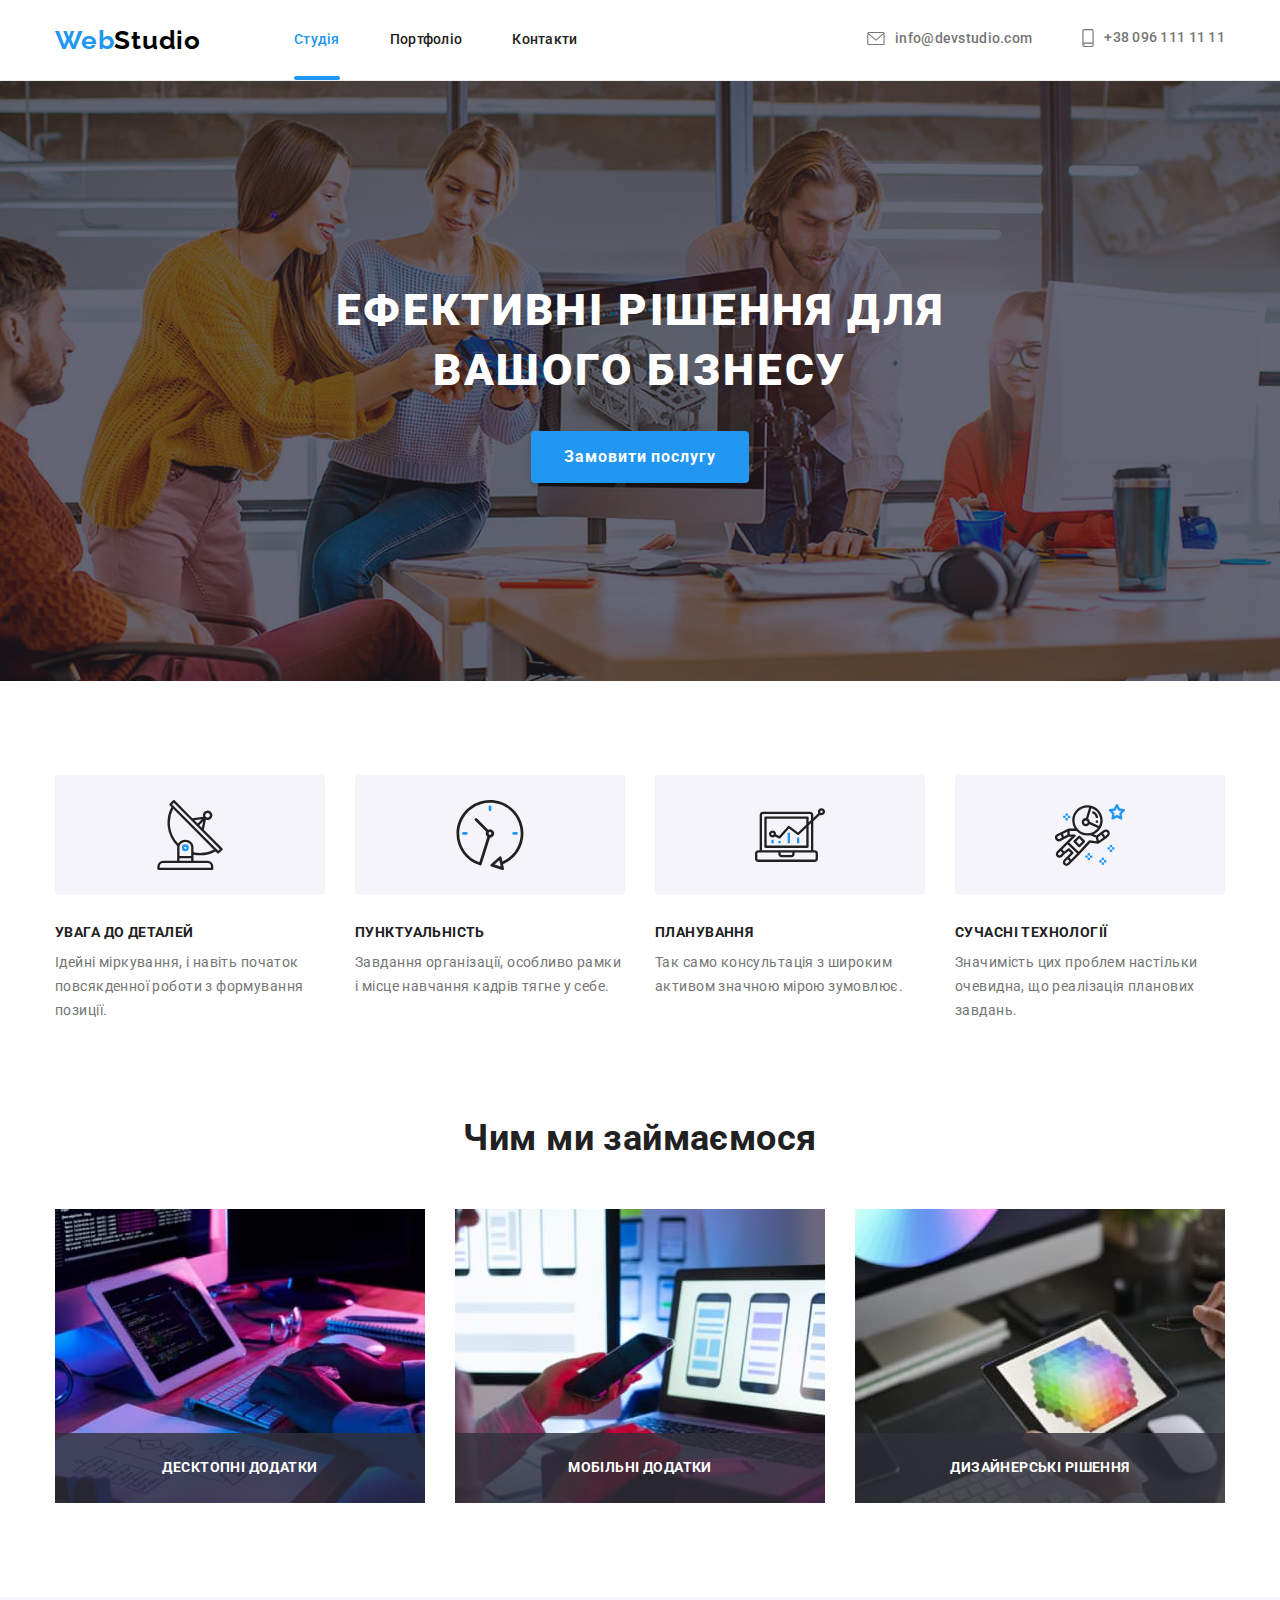
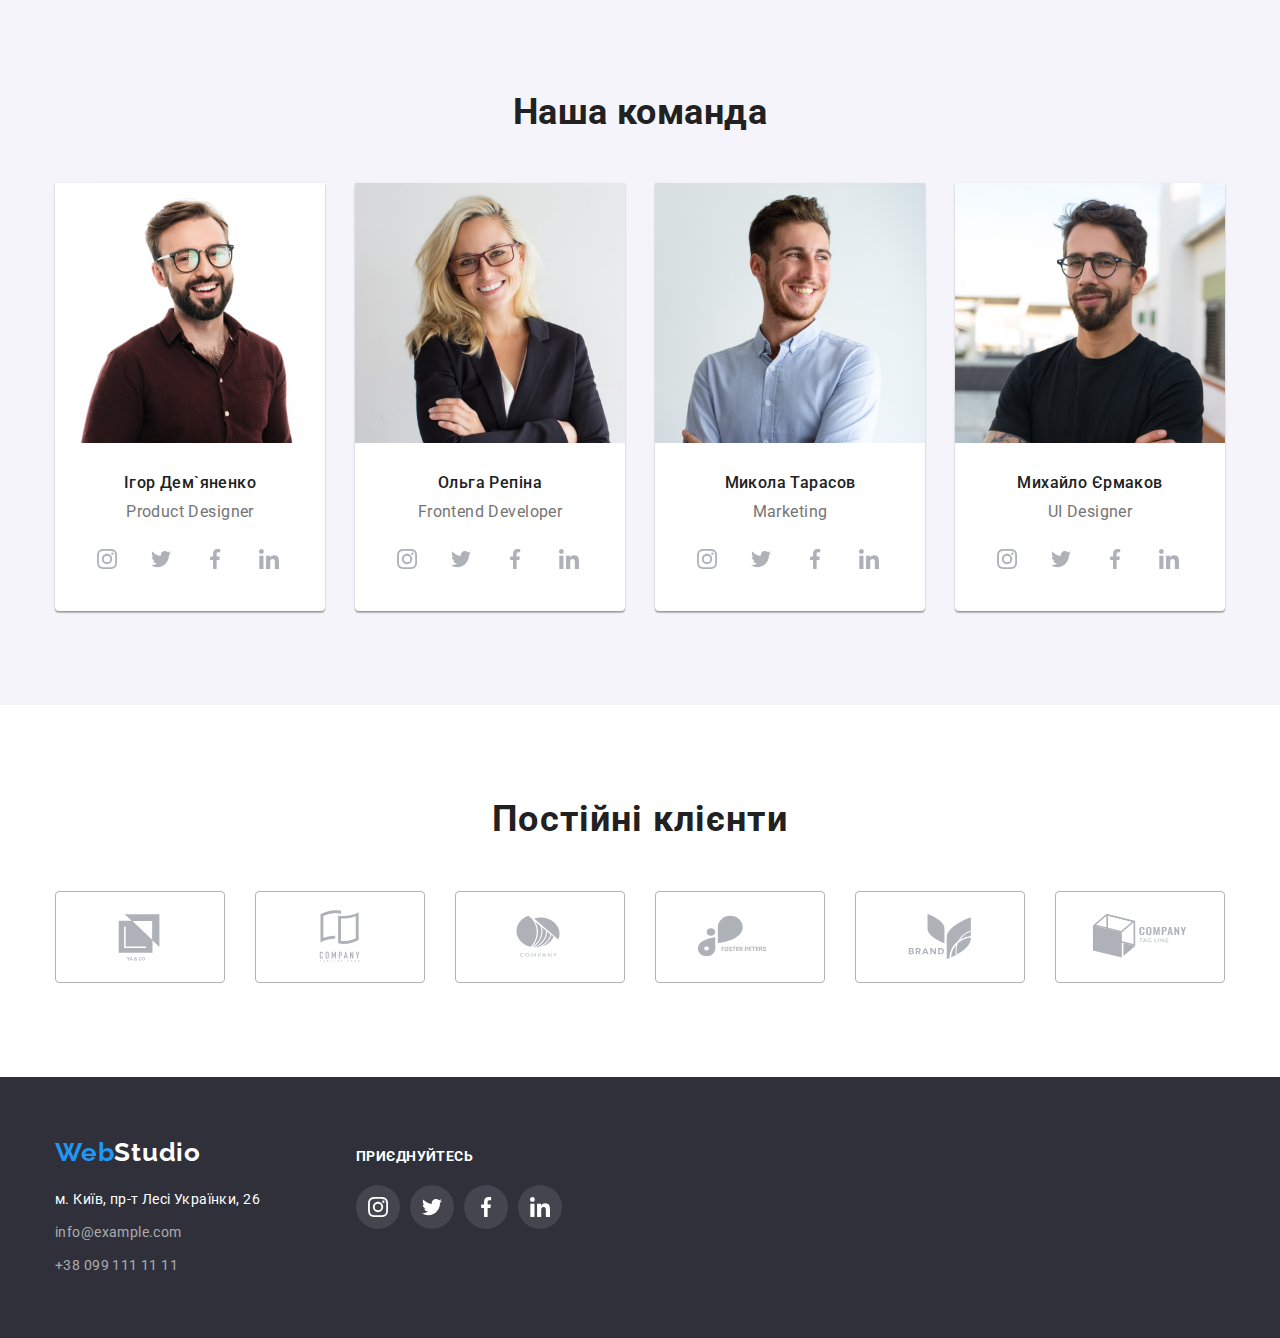
<file: index.html>
<!DOCTYPE html>
<html lang="uk">
  <head>
    <meta charset="UTF-8" />
    <meta http-equiv="X-UA-Compatible" content="IE=edge" />
    <meta name="viewport" content="width=device-width, initial-scale=1.0" />
    <link rel="preconnect" href="https://fonts.googleapis.com" />
    <link rel="preconnect" href="https://fonts.gstatic.com" crossorigin />
    <link
      href="https://fonts.googleapis.com/css2?family=Raleway:wght@700&family=Roboto:wght@400;500;700;900&display=swap"
      rel="stylesheet"
    />
    <link
      rel="stylesheet"
      href="https://cdnjs.cloudflare.com/ajax/libs/modern-normalize/1.1.0/modern-normalize.min.css"
    />
    <link rel="stylesheet" href="./css/styles.css" />
    <title>WebStudio</title>
  </head>
  <body>
    <!-- Header -->

    <header class="page-header">
      <div class="container flex-container">
        <a lang="en" href="./index.html" class="logo-title">
          <span class="logo-blue">Web</span>Studio
        </a>

        <nav class="navigation">
          <ul class="nav-menu">
            <li class="nav-item"><a class="nav-link active" href="./index.html">Студія</a></li>
            <li class="nav-item"><a class="nav-link" href="./portfolio.html">Портфоліо</a></li>
            <li class="nav-item"><a class="nav-link" href="#contacts">Контакти</a></li>
          </ul>
        </nav>

        <ul class="address-menu">
          <li class="address-item">
            <a class="address-link" href="mailto:info@devstudio.com">
              <svg class="icon-letter" width="16" height="12">
                <use href="./images/icons.svg#icon-letter"></use>
              </svg>
              info@devstudio.com
            </a>
          </li>
          <li class="address-item">
            <a class="address-link" href="tel:+380961111111">
              <svg class="icon-phone" width="10" height="16">
                <use href="./images/icons.svg#icon-smartphone"></use>
              </svg>
              +38 096 111 11 11
            </a>
          </li>
        </ul>
      </div>
    </header>

    <!-- Main -->

    <main>
      <!--Header section-->

      <section class="section header-section overlay">
        <div class="container">
          <h1 class="header-title">Ефективні рішення для вашого бізнесу</h1>
          <button type="button" class="header-btn" data-modal-open>Замовити послугу</button>
        </div>
        <!-- Modal -->
        <div class="backdrop is-hidden" data-modal>
          <div class="modal">
            <button type="button" class="close-btn" data-modal-close>
              <svg class="close-icon" width="18" height="18">
                <use href="./images/icons.svg#icon-close"></use>
              </svg>
            </button>
          </div>
        </div>
      </section>

      <!--Peculiarities section-->

      <section class="section peculiarities">
        <div class="container">
          <!--Hiden title-->

          <h2 class="visually-hidden">Особливості</h2>

          <ul class="peculiarities-items">
            <li class="peculiarities-item">
              <div class="peculiarities-direct">
                <svg class="peculiarities-icon" width="70" height="70">
                  <use href="./images/icons.svg#icon-antenna"></use>
                </svg>
              </div>
              <h3 class="peculiarities-title">увага до деталей</h3>
              <p class="peculiarities-descr">
                Ідейні міркування, і навіть початок повсякденної роботи з формування позиції.
              </p>
            </li>

            <li class="peculiarities-item">
              <div class="peculiarities-direct">
                <svg class="peculiarities-icon" width="70" height="70">
                  <use href="./images/icons.svg#icon-clock"></use>
                </svg>
              </div>
              <h3 class="peculiarities-title">Пунктуальність</h3>
              <p class="peculiarities-descr">
                Завдання організації, особливо рамки і місце навчання кадрів тягне у себе.
              </p>
            </li>

            <li class="peculiarities-item">
              <div class="peculiarities-direct">
                <svg class="peculiarities-icon" width="70" height="70">
                  <use href="./images/icons.svg#icon-diagram"></use>
                </svg>
              </div>
              <h3 class="peculiarities-title">Планування</h3>
              <p class="peculiarities-descr">
                Так само консультація з широким активом значною мірою зумовлює.
              </p>
            </li>

            <li class="peculiarities-item">
              <div class="peculiarities-direct">
                <svg class="peculiarities-icon" width="70" height="70">
                  <use href="./images/icons.svg#icon-astronaut"></use>
                </svg>
              </div>
              <h3 class="peculiarities-title">Сучасні технології</h3>
              <p class="peculiarities-descr">
                Значимість цих проблем настільки очевидна, що реалізація планових завдань.
              </p>
            </li>
          </ul>
        </div>
      </section>

      <!-- Doing section -->

      <section class="section doing no-top-padding">
        <div class="container">
          <h2 class="doing-title">Чим ми займаємося</h2>
          <ul class="doing-items">
            <li class="doing-item">
              <div class="doing-direct">
                <img src="./images/doing/working-table.jpg" width="370" height="294" alt="table" />
                <h3 class="doing-subtitle">Десктопні додатки</h3>
              </div>
            </li>

            <li class="doing-item">
              <div class="doing-direct">
                <img src="./images/doing/phone-laptop.jpg" width="370" height="294" alt="laptop" />
                <h3 class="doing-subtitle">Мобільні додатки</h3>
              </div>
            </li>

            <li class="doing-item">
              <div class="doing-direct">
                <img src="./images/doing/tablet.jpg" width="370" height="294" alt="tablet" />
                <h3 class="doing-subtitle">Дизайнерські рішення</h3>
              </div>
            </li>
          </ul>
        </div>
      </section>

      <!-- Our Team section -->

      <section class="section team">
        <div class="container">
          <h2 class="team-title">Наша команда</h2>

          <ul class="team-members">
            <li class="team-member">
              <img
                class="member-photo"
                src="./images/team/product-designer.jpg"
                width="270"
                height="260"
                alt="designer"
              />
              <div class="member-content">
                <h3 class="member-title">Ігор Дем`яненко</h3>
                <p lang="en" class="member-position">Product Designer</p>
                <ul class="social-items">
                  <li class="social-item">
                    <a
                      href="https://www.instagram.com/"
                      target="_blank"
                      rel="noopener norefferer"
                      class="social-link"
                    >
                      <svg class="social-icon" width="20" height="20">
                        <use href="./images/icons.svg#icon-instagram"></use>
                      </svg>
                    </a>
                  </li>
                  <li class="social-item">
                    <a
                      href="https://twitter.com/"
                      target="_blank"
                      rel="noopener norefferer"
                      class="social-link"
                    >
                      <svg class="social-icon" width="20" height="20">
                        <use href="./images/icons.svg#icon-twitter"></use>
                      </svg>
                    </a>
                  </li>
                  <li class="social-item">
                    <a
                      href="https://www.facebook.com/"
                      target="_blank"
                      rel="noopener norefferer"
                      class="social-link"
                    >
                      <svg class="social-icon" width="20" height="20">
                        <use href="./images/icons.svg#icon-facebook"></use>
                      </svg>
                    </a>
                  </li>
                  <li class="social-item">
                    <a
                      href="https://www.linkedin.com/"
                      target="_blank"
                      rel="noopener norefferer"
                      class="social-link"
                    >
                      <svg class="social-icon" width="20" height="20">
                        <use href="./images/icons.svg#icon-linkedin"></use>
                      </svg>
                    </a>
                  </li>
                </ul>
              </div>
            </li>

            <li class="team-member">
              <img
                class="member-photo"
                src="./images/team/front-end.jpg"
                width="270"
                height="260"
                alt="developer"
              />
              <div class="member-content">
                <h3 class="member-title">Ольга Репіна</h3>
                <p lang="en" class="member-position">Frontend Developer</p>
                <ul class="social-items">
                  <li class="social-item">
                    <a
                      href="https://www.instagram.com/"
                      target="_blank"
                      rel="noopener norefferer"
                      class="social-link"
                    >
                      <svg class="social-icon" width="20" height="20">
                        <use href="./images/icons.svg#icon-instagram"></use>
                      </svg>
                    </a>
                  </li>
                  <li class="social-item">
                    <a
                      href="https://twitter.com/"
                      target="_blank"
                      rel="noopener norefferer"
                      class="social-link"
                    >
                      <svg class="social-icon" width="20" height="20">
                        <use href="./images/icons.svg#icon-twitter"></use>
                      </svg>
                    </a>
                  </li>
                  <li class="social-item">
                    <a
                      href="https://www.facebook.com/"
                      target="_blank"
                      rel="noopener norefferer"
                      class="social-link"
                    >
                      <svg class="social-icon" width="20" height="20">
                        <use href="./images/icons.svg#icon-facebook"></use>
                      </svg>
                    </a>
                  </li>
                  <li class="social-item">
                    <a
                      href="https://www.linkedin.com/"
                      target="_blank"
                      rel="noopener norefferer"
                      class="social-link"
                    >
                      <svg class="social-icon" width="20" height="20">
                        <use href="./images/icons.svg#icon-linkedin"></use>
                      </svg>
                    </a>
                  </li>
                </ul>
              </div>
            </li>

            <li class="team-member">
              <img
                class="member-photo"
                src="./images/team/marketing.jpg"
                width="270"
                height="260"
                alt="marketing"
              />
              <div class="member-content">
                <h3 class="member-title">Микола Тарасов</h3>
                <p lang="en" class="member-position">Marketing</p>
                <ul class="social-items">
                  <li class="social-item">
                    <a
                      href="https://www.instagram.com/"
                      target="_blank"
                      rel="noopener norefferer"
                      class="social-link"
                    >
                      <svg class="social-icon" width="20" height="20">
                        <use href="./images/icons.svg#icon-instagram"></use>
                      </svg>
                    </a>
                  </li>
                  <li class="social-item">
                    <a
                      href="https://twitter.com/"
                      target="_blank"
                      rel="noopener norefferer"
                      class="social-link"
                    >
                      <svg class="social-icon" width="20" height="20">
                        <use href="./images/icons.svg#icon-twitter"></use>
                      </svg>
                    </a>
                  </li>
                  <li class="social-item">
                    <a
                      href="https://www.facebook.com/"
                      target="_blank"
                      rel="noopener norefferer"
                      class="social-link"
                    >
                      <svg class="social-icon" width="20" height="20">
                        <use href="./images/icons.svg#icon-facebook"></use>
                      </svg>
                    </a>
                  </li>
                  <li class="social-item">
                    <a
                      href="https://www.linkedin.com/"
                      target="_blank"
                      rel="noopener norefferer"
                      class="social-link"
                    >
                      <svg class="social-icon" width="20" height="20">
                        <use href="./images/icons.svg#icon-linkedin"></use>
                      </svg>
                    </a>
                  </li>
                </ul>
              </div>
            </li>

            <li class="team-member">
              <img
                class="member-photo"
                src="./images/team/ui-designer.jpg"
                width="270"
                height="260"
                alt="ui-designer"
              />
              <div class="member-content">
                <h3 class="member-title">Михайло Єрмаков</h3>
                <p lang="en" class="member-position">UI Designer</p>
                <ul class="social-items">
                  <li class="social-item">
                    <a
                      href="https://www.instagram.com/"
                      target="_blank"
                      rel="noopener norefferer"
                      class="social-link"
                    >
                      <svg class="social-icon" width="20" height="20">
                        <use href="./images/icons.svg#icon-instagram"></use>
                      </svg>
                    </a>
                  </li>
                  <li class="social-item">
                    <a
                      href="https://twitter.com/"
                      target="_blank"
                      rel="noopener norefferer"
                      class="social-link"
                    >
                      <svg class="social-icon" width="20" height="20">
                        <use href="./images/icons.svg#icon-twitter"></use>
                      </svg>
                    </a>
                  </li>
                  <li class="social-item">
                    <a
                      href="https://www.facebook.com/"
                      target="_blank"
                      rel="noopener norefferer"
                      class="social-link"
                    >
                      <svg class="social-icon" width="20" height="20">
                        <use href="./images/icons.svg#icon-facebook"></use>
                      </svg>
                    </a>
                  </li>
                  <li class="social-item">
                    <a
                      href="https://www.linkedin.com/"
                      target="_blank"
                      rel="noopener norefferer"
                      class="social-link"
                    >
                      <svg class="social-icon" width="20" height="20">
                        <use href="./images/icons.svg#icon-linkedin"></use>
                      </svg>
                    </a>
                  </li>
                </ul>
              </div>
            </li>
          </ul>
        </div>
      </section>

      <!-- Our Clients -->

      <section class="section clients">
        <div class="container">
          <h2 class="clients-title">Постійні клієнти</h2>
          <ul class="clients-items">
            <li class="clients-item">
              <a href="" target="_blank" rel="noopener norefferer" class="clients-link">
                <svg class="icon-client" width="106" height="60">
                  <use href="./images/icons.svg#icon-logo-1"></use>
                </svg>
              </a>
            </li>
            <li class="clients-item">
              <a href="" target="_blank" rel="noopener norefferer" class="clients-link">
                <svg class="icon-client" width="106" height="60">
                  <use href="./images/icons.svg#icon-logo-2"></use>
                </svg>
              </a>
            </li>
            <li class="clients-item">
              <a href="" target="_blank" rel="noopener norefferer" class="clients-link">
                <svg class="icon-client" width="106" height="60">
                  <use href="./images/icons.svg#icon-logo-3"></use>
                </svg>
              </a>
            </li>
            <li class="clients-item">
              <a href="" target="_blank" rel="noopener norefferer" class="clients-link">
                <svg class="icon-client" width="106" height="60">
                  <use href="./images/icons.svg#icon-logo-4"></use>
                </svg>
              </a>
            </li>
            <li class="clients-item">
              <a href="" target="_blank" rel="noopener norefferer" class="clients-link">
                <svg class="icon-client" width="106" height="60">
                  <use href="./images/icons.svg#icon-logo-5"></use>
                </svg>
              </a>
            </li>
            <li class="clients-item">
              <a href="" target="_blank" rel="noopener norefferer" class="clients-link">
                <svg class="icon-client" width="106" height="60">
                  <use href="./images/icons.svg#icon-logo-6"></use>
                </svg>
              </a>
            </li>
          </ul>
        </div>
      </section>
    </main>

    <!-- Footer -->

    <footer class="footer-menu">
      <div class="container flex-footer">
        <div class="address-wrp">
          <a lang="en" href="./index.html" class="logo-title">
            <span class="logo-blue">Web</span>Studio
          </a>
          <address id="contacts">
            <a
              class="street-address"
              href="https://goo.gl/maps/Z6sbrhyPWb495Rzy5"
              target="blank_"
              rel="noopener nofollow noreferrer"
            >
              м. Київ, пр-т Лесі Українки, 26
            </a>
            <ul class="footer-address">
              <li class="footer-item">
                <a class="address-link" href="mailto:info@example.com">info@example.com</a>
              </li>
              <li class="footer-item">
                <a class="address-link" href="tel:+380991111111">+38 099 111 11 11</a>
              </li>
            </ul>
          </address>
        </div>
        <div class="socials">
          <h3 class="social-title">приєднуйтесь</h3>
          <ul class="social-items">
            <li class="social-item">
              <a
                href="https://www.instagram.com/"
                target="_blank"
                rel="noopener norefferer"
                class="social-link"
              >
                <svg class="social-icon" width="20" height="20">
                  <use href="./images/icons.svg#icon-instagram"></use>
                </svg>
              </a>
            </li>
            <li class="social-item">
              <a
                href="https://twitter.com/"
                target="_blank"
                rel="noopener norefferer"
                class="social-link"
              >
                <svg class="social-icon" width="20" height="20">
                  <use href="./images/icons.svg#icon-twitter"></use>
                </svg>
              </a>
            </li>
            <li class="social-item">
              <a
                href="https://www.facebook.com/"
                target="_blank"
                rel="noopener norefferer"
                class="social-link"
              >
                <svg class="social-icon" width="20" height="20">
                  <use href="./images/icons.svg#icon-facebook"></use>
                </svg>
              </a>
            </li>
            <li class="social-item">
              <a
                href="https://www.linkedin.com/"
                target="_blank"
                rel="noopener norefferer"
                class="social-link"
              >
                <svg class="social-icon" width="20" height="20">
                  <use href="./images/icons.svg#icon-linkedin"></use>
                </svg>
              </a>
            </li>
          </ul>
        </div>
      </div>
    </footer>
    <!-- Scripts config -->
    <script src="./js/modal.js"></script>
  </body>
</html>
</file>
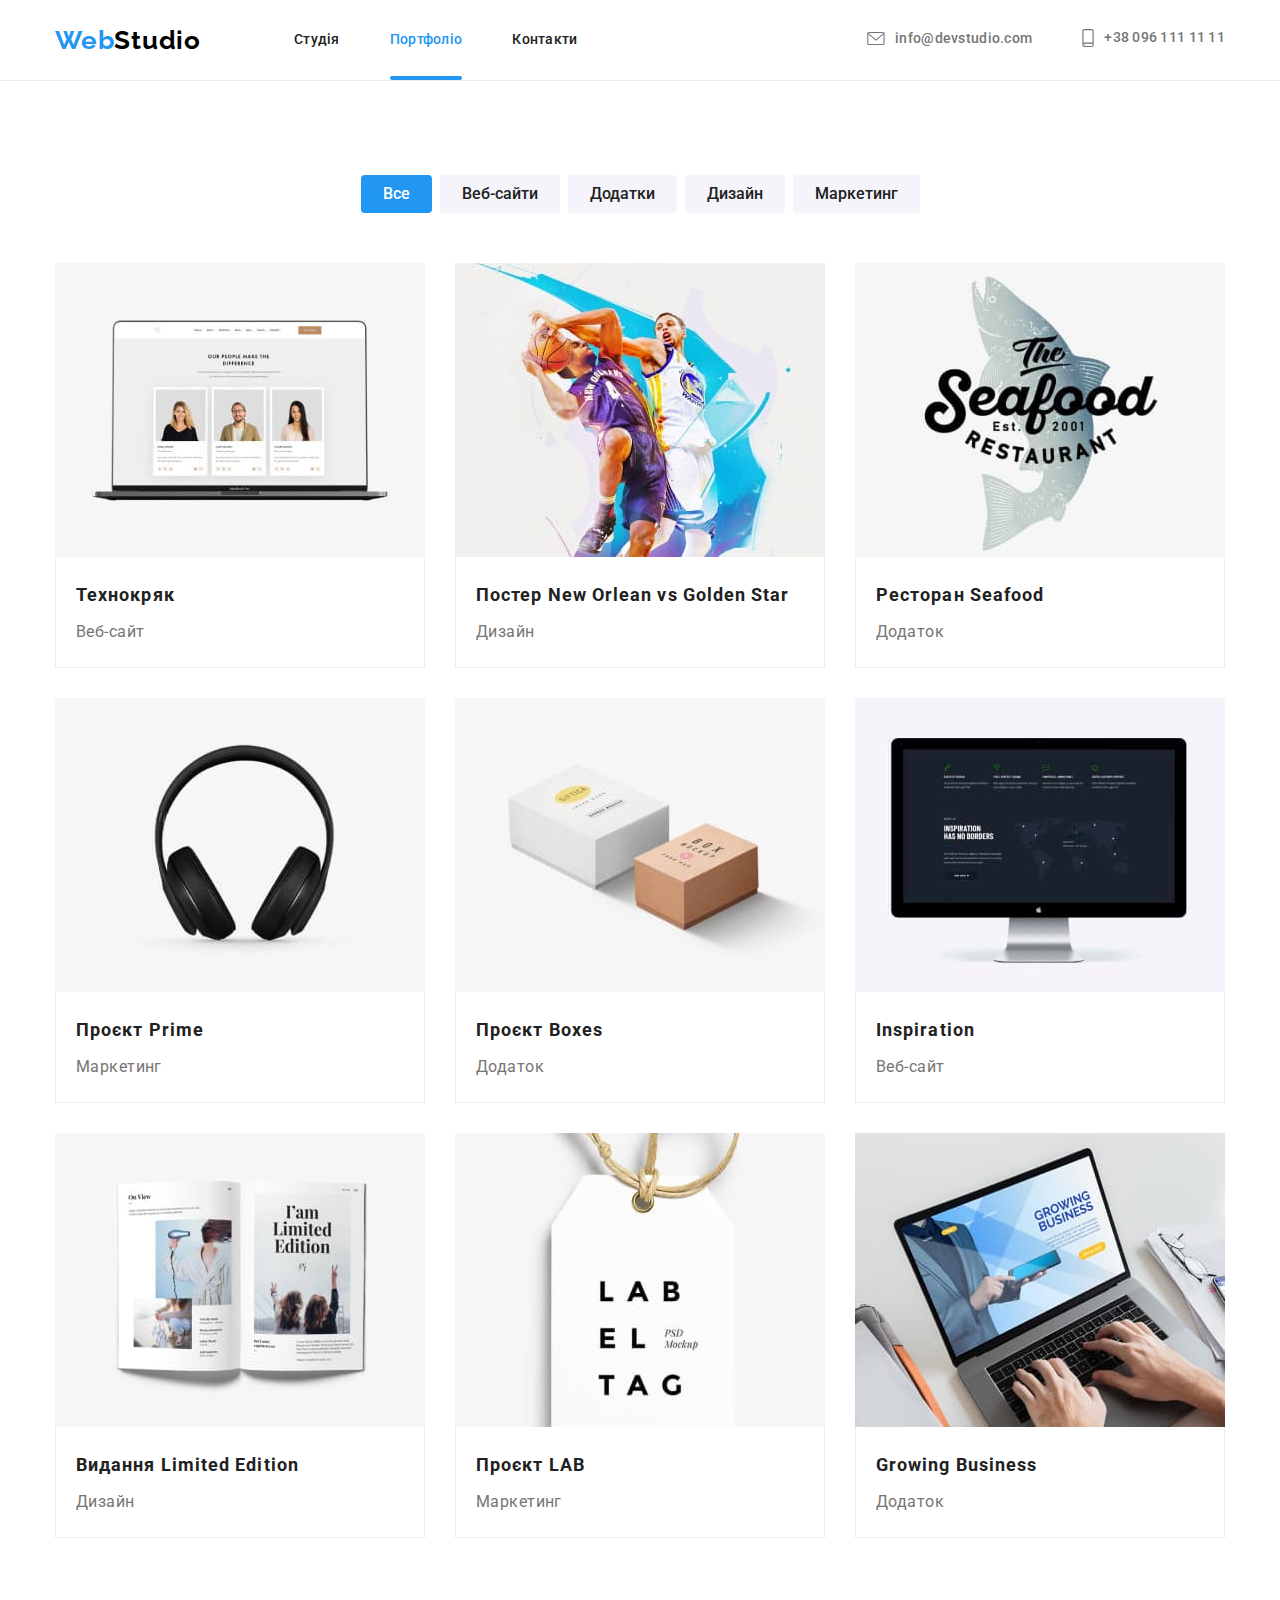
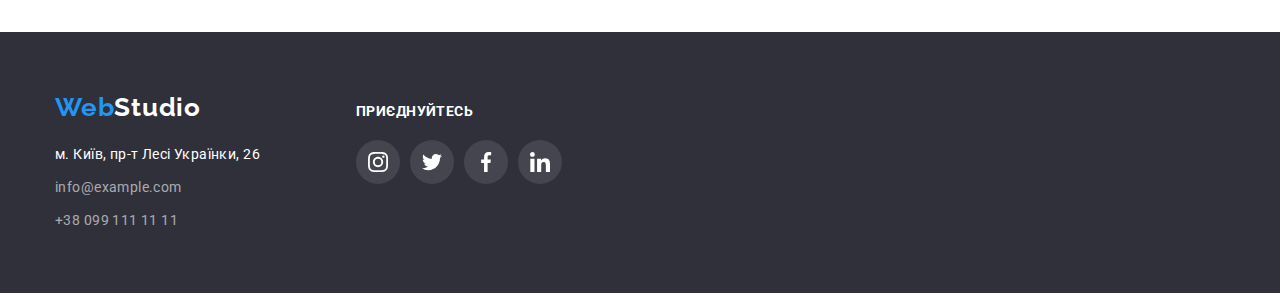
<file: portfolio.html>
<!DOCTYPE html>
<html lang="uk">
  <head>
    <meta charset="UTF-8" />
    <meta http-equiv="X-UA-Compatible" content="IE=edge" />
    <meta name="viewport" content="width=device-width, initial-scale=1.0" />
    <link rel="preconnect" href="https://fonts.googleapis.com" />
    <link rel="preconnect" href="https://fonts.gstatic.com" crossorigin />
    <link
      href="https://fonts.googleapis.com/css2?family=Raleway:wght@700&family=Roboto:wght@400;500;700;900&display=swap"
      rel="stylesheet"
    />
    <link
      rel="stylesheet"
      href="https://cdnjs.cloudflare.com/ajax/libs/modern-normalize/1.1.0/modern-normalize.min.css"
    />
    <link rel="stylesheet" href="./css/styles.css" />
    <title>Portfolio</title>
  </head>
  <body>
    <!-- Header -->

    <header class="page-header">
      <div class="container flex-container">
        <a lang="en" href="./index.html" class="logo-title">
          <span class="logo-blue">Web</span>Studio
        </a>

        <nav class="navigation">
          <ul class="nav-menu">
            <li class="nav-item"><a class="nav-link" href="./index.html">Студія</a></li>
            <li class="nav-item">
              <a class="nav-link active" href="./portfolio.html">Портфоліо</a>
            </li>
            <li class="nav-item"><a class="nav-link" href="#contacts">Контакти</a></li>
          </ul>
        </nav>

        <ul class="address-menu">
          <li class="address-item">
            <a class="address-link" href="mailto:info@devstudio.com">
              <svg class="icon-letter" width="16" height="12">
                <use href="./images/icons.svg#icon-letter"></use>
              </svg>
              info@devstudio.com
            </a>
          </li>
          <li class="address-item">
            <a class="address-link" href="tel:+380961111111">
              <svg class="icon-phone" width="10" height="16">
                <use href="./images/icons.svg#icon-smartphone"></use>
              </svg>
              +38 096 111 11 11
            </a>
          </li>
        </ul>
      </div>
    </header>

    <!-- Main -->

    <main>
      <!-- Our work -->

      <section class="section work">
        <div class="container">
          <!--Hiden title-->
          <h1 class="visually-hidden">Portfolio</h1>
          <ul class="work-btn-list">
            <li class="work-btn-item">
              <button type="button" class="work-btn active-btn">Все</button>
            </li>
            <li class="work-btn-item"><button type="button" class="work-btn">Веб-сайти</button></li>
            <li class="work-btn-item">
              <button type="button" class="work-btn">Додатки</button>
            </li>
            <li class="work-btn-item"><button type="button" class="work-btn">Дизайн</button></li>
            <li class="work-btn-item"><button type="button" class="work-btn">Маркетинг</button></li>
          </ul>
          <ul class="work-cards">
            <li class="work-card">
              <a class="work-link" href="">
                <div class="work-direct">
                  <img
                    class="work-img"
                    src="./images/portfolio/laptop.jpg"
                    width="370"
                    height="294"
                    alt="technoquack"
                  />
                  <div class="work-overlay">
                    <p class="overlay-desc">
                      Ресурс пропонує комплексні пропозиції з різним рівнем функціоналу та сервісів.
                      Все це дозволить відвідувачу отримати вичерпні відомості про компанію чи
                      приватну особу.
                    </p>
                  </div>
                </div>

                <div class="text-wrp">
                  <h2 class="work-card-title">Технокряк</h2>
                  <p class="work-card-descr">Веб-сайт</p>
                </div>
              </a>
            </li>
            <li class="work-card">
              <a class="work-link" href="">
                <div class="work-direct">
                  <img
                    class="work-img"
                    src="./images/portfolio/sport.jpg"
                    width="370"
                    height="294"
                    alt="poster"
                  />
                  <div class="work-overlay">
                    <p class="overlay-desc">
                      Ресурс пропонує комплексні пропозиції з різним рівнем функціоналу та сервісів.
                      Все це дозволить відвідувачу отримати вичерпні відомості про компанію чи
                      приватну особу.
                    </p>
                  </div>
                </div>

                <div class="text-wrp">
                  <h2 class="work-card-title">Постер New Orlean vs Golden Star</h2>
                  <p class="work-card-descr">Дизайн</p>
                </div>
              </a>
            </li>
            <li class="work-card">
              <a class="work-link" href="">
                <div class="work-direct">
                  <img
                    class="work-img"
                    src="./images/portfolio/restaurant.jpg"
                    width="370"
                    height="294"
                    alt="restaurant"
                  />
                  <div class="work-overlay">
                    <p class="overlay-desc">
                      Ресурс пропонує комплексні пропозиції з різним рівнем функціоналу та сервісів.
                      Все це дозволить відвідувачу отримати вичерпні відомості про компанію чи
                      приватну особу.
                    </p>
                  </div>
                </div>

                <div class="text-wrp">
                  <h2 class="work-card-title">Ресторан Seafood</h2>
                  <p class="work-card-descr">Додаток</p>
                </div>
              </a>
            </li>
            <li class="work-card">
              <a class="work-link" href="">
                <div class="work-direct">
                  <img
                    class="work-img"
                    src="./images/portfolio/headphones.jpg"
                    width="370"
                    height="294"
                    alt="headphones"
                  />
                  <div class="work-overlay">
                    <p class="overlay-desc">
                      Ресурс пропонує комплексні пропозиції з різним рівнем функціоналу та сервісів.
                      Все це дозволить відвідувачу отримати вичерпні відомості про компанію чи
                      приватну особу.
                    </p>
                  </div>
                </div>

                <div class="text-wrp">
                  <h2 class="work-card-title">Проєкт Prime</h2>
                  <p class="work-card-descr">Маркетинг</p>
                </div>
              </a>
            </li>
            <li class="work-card">
              <a class="work-link" href="">
                <div class="work-direct">
                  <img
                    class="work-img"
                    src="./images/portfolio/boxes.jpg"
                    width="370"
                    height="294"
                    alt="boxes"
                  />
                  <div class="work-overlay">
                    <p class="overlay-desc">
                      Ресурс пропонує комплексні пропозиції з різним рівнем функціоналу та сервісів.
                      Все це дозволить відвідувачу отримати вичерпні відомості про компанію чи
                      приватну особу.
                    </p>
                  </div>
                </div>

                <div class="text-wrp">
                  <h2 class="work-card-title">Проєкт Boxes</h2>
                  <p class="work-card-descr">Додаток</p>
                </div>
              </a>
            </li>
            <li class="work-card">
              <a class="work-link" href="">
                <div class="work-direct">
                  <img
                    class="work-img"
                    src="./images/portfolio/imac.jpg"
                    width="370"
                    height="294"
                    alt="inspiration"
                  />
                  <div class="work-overlay">
                    <p class="overlay-desc">
                      Ресурс пропонує комплексні пропозиції з різним рівнем функціоналу та сервісів.
                      Все це дозволить відвідувачу отримати вичерпні відомості про компанію чи
                      приватну особу.
                    </p>
                  </div>
                </div>

                <div class="text-wrp">
                  <h2 lang="en" class="work-card-title">Inspiration</h2>
                  <p class="work-card-descr">Веб-сайт</p>
                </div>
              </a>
            </li>
            <li class="work-card">
              <a class="work-link" href="">
                <div class="work-direct">
                  <img
                    class="work-img"
                    src="./images/portfolio/limited.jpg"
                    width="370"
                    height="294"
                    alt="limited"
                  />
                  <div class="work-overlay">
                    <p class="overlay-desc">
                      Ресурс пропонує комплексні пропозиції з різним рівнем функціоналу та сервісів.
                      Все це дозволить відвідувачу отримати вичерпні відомості про компанію чи
                      приватну особу.
                    </p>
                  </div>
                </div>

                <div class="text-wrp">
                  <h2 class="work-card-title">Видання Limited Edition</h2>
                  <p class="work-card-descr">Дизайн</p>
                </div>
              </a>
            </li>
            <li class="work-card">
              <a class="work-link" href="">
                <div class="work-direct">
                  <img
                    class="work-img"
                    src="./images/portfolio/lab.jpg"
                    width="370"
                    height="294"
                    alt="lab"
                  />
                  <div class="work-overlay">
                    <p class="overlay-desc">
                      Ресурс пропонує комплексні пропозиції з різним рівнем функціоналу та сервісів.
                      Все це дозволить відвідувачу отримати вичерпні відомості про компанію чи
                      приватну особу.
                    </p>
                  </div>
                </div>

                <div class="text-wrp">
                  <h2 class="work-card-title">Проєкт LAB</h2>
                  <p class="work-card-descr">Маркетинг</p>
                </div>
              </a>
            </li>
            <li class="work-card">
              <a class="work-link" href="">
                <div class="work-direct">
                  <img
                    class="work-img"
                    src="./images/portfolio/growing.jpg"
                    width="370"
                    height="294"
                    alt="growing"
                  />
                  <div class="work-overlay">
                    <p class="overlay-desc">
                      Ресурс пропонує комплексні пропозиції з різним рівнем функціоналу та сервісів.
                      Все це дозволить відвідувачу отримати вичерпні відомості про компанію чи
                      приватну особу.
                    </p>
                  </div>
                </div>

                <div class="text-wrp">
                  <h2 lang="en" class="work-card-title">Growing Business</h2>
                  <p class="work-card-descr">Додаток</p>
                </div>
              </a>
            </li>
          </ul>
        </div>
      </section>
    </main>

    <!-- Footer -->

    <footer class="footer-menu">
      <div class="container flex-footer">
        <div class="address-wrp">
          <a lang="en" href="./index.html" class="logo-title">
            <span class="logo-blue">Web</span>Studio
          </a>
          <address id="contacts">
            <a
              class="street-address"
              href="https://goo.gl/maps/Z6sbrhyPWb495Rzy5"
              target="blank_"
              rel="noopener nofollow noreferrer"
            >
              м. Київ, пр-т Лесі Українки, 26
            </a>
            <ul class="footer-address">
              <li class="footer-item">
                <a class="address-link" href="mailto:info@example.com">info@example.com</a>
              </li>
              <li class="footer-item">
                <a class="address-link" href="tel:+380991111111">+38 099 111 11 11</a>
              </li>
            </ul>
          </address>
        </div>
        <div class="socials">
          <h3 class="social-title">приєднуйтесь</h3>
          <ul class="social-items">
            <li class="social-item">
              <a
                href="https://www.instagram.com/"
                target="_blank"
                rel="noopener norefferer"
                class="social-link"
              >
                <svg class="social-icon" width="20" height="20">
                  <use href="./images/icons.svg#icon-instagram"></use>
                </svg>
              </a>
            </li>
            <li class="social-item">
              <a
                href="https://twitter.com/"
                target="_blank"
                rel="noopener norefferer"
                class="social-link"
              >
                <svg class="social-icon" width="20" height="20">
                  <use href="./images/icons.svg#icon-twitter"></use>
                </svg>
              </a>
            </li>
            <li class="social-item">
              <a
                href="https://www.facebook.com/"
                target="_blank"
                rel="noopener norefferer"
                class="social-link"
              >
                <svg class="social-icon" width="20" height="20">
                  <use href="./images/icons.svg#icon-facebook"></use>
                </svg>
              </a>
            </li>
            <li class="social-item">
              <a
                href="https://www.linkedin.com/"
                target="_blank"
                rel="noopener norefferer"
                class="social-link"
              >
                <svg class="social-icon" width="20" height="20">
                  <use href="./images/icons.svg#icon-linkedin"></use>
                </svg>
              </a>
            </li>
          </ul>
        </div>
      </div>
    </footer>
  </body>
</html>
</file>
<file: css/styles.css>
:root {
    /* Text color */
    --prime-color: #212121;
    
    --prime-white: #ffffff;
    
    --active-color: #2196f3;
    
    --grey-text: #757575;
   
    /* Background color */
    --prime-bg-color: #2f303a;
    
    --second-bg-color: #f5f4fa;
   
    --social-bg-color: rgba(255, 255, 255, 0.1);
    /* Border color */
    --border-color: #eeeeee;
    
    --second-border-color: #afb1b8;
    
    /* Cubic */
    --cubic: cubic-bezier(0.4, 0, 0.2, 1);
}

body {
    font-family: "Roboto", sans-serif;
    font-size: 14px;
    color: var(--prime-color);
    letter-spacing: 0.03em;
}

/* Reset all */

h1,
h2,
h3,
h4,
h5,
h6,
p,
ul {
    margin: 0;
    padding: 0;
}

img {
    display: block;
}

/* Sactions and container */

.section {
    padding-top: 94px;
    padding-bottom: 94px;
}

.section.no-top-padding {
    padding-top: 0;
}

.container {
    width: 1200px;
    margin-right: auto;
    margin-left: auto;
    padding-right: 15px;
    padding-left: 15px;
}

.flex-container {
    display: flex;
    align-items: center;
}

/* Hidden */

.visually-hidden {
    position: absolute;
    width: 1px;
    height: 1px;
    margin: -1px;
    border: 0;
    padding: 0;
    white-space: nowrap;
    clip-path: inset(100%);
    clip: rect(0 0 0 0);
    overflow: hidden;
}

/* Header */

.page-header {
    border-bottom: 1px solid #ececec;
}

/* Logo */
.logo-title {
    font-family: "Raleway", sans-serif;
    font-weight: 700;
    font-size: 26px;
    line-height: 1.19;
    letter-spacing: 0.03em;
    text-decoration: none;
    color: #000000;
}

.logo-blue {
    color: var(--active-color);
}

/* Navigation */

.nav-menu,
.address-menu {
    display: flex;
    align-items: center;
    list-style: none;
    font-weight: 500;
    font-size: 14px;
    line-height: 1.14;
    letter-spacing: 0.02em;
}

.navigation {
    margin-left: 93px;
}

.address-menu {
    margin-left: auto;
}



.nav-item:not(:last-child) {
    margin-right: 50px;
}



.nav-link {
        display: block;
        padding-top: 32px;
        padding-bottom: 32px;
        text-decoration: none;
        color: var(--prime-color);
        transition: color 250ms var(--cubic);
}

.nav-link.active {
    position: relative;
    color: var(--active-color);
}
.nav-link.active::after {
    position: absolute;
    bottom: 0;
    left: 0;
    content: "";
    width: 100%;
    height: 4px;
    border-radius: 2px;
    background-color: var(--active-color);
}

.nav-link:hover,
.nav-link:focus {
    color: var(--active-color);
    
}

.address-item:last-child {
    margin-left: 50px;
}

.icon-letter {
    width: 18px;
    height: 13px;
    fill: currentColor;
    margin-right: 10px;
}

.icon-phone {
    width: 12px;
    height: 18px;
    fill: currentColor;
    margin-right: 10px;
}

.address-link {
    display: inline-flex;
    align-items: center;
    text-decoration: none;
    color: var(--grey-text);
}

.address-link:hover,
.address-link:focus {
    color: var(--active-color);
}
/* Modal */

.backdrop {
    position: fixed;
    left: 0;
    top: 0;
    height: 100vh;
    width: 100vw;
    background-color: rgba(0, 0, 0, 0.2);
    opacity: 1;
    transition: opacity 250ms var(--cubic), visibility 250ms var(--cubic);
    z-index: 3;
    visibility: visible;
}

.backdrop.is-hidden {
    visibility: hidden;
    opacity: 0;
    pointer-events: none;
}

.is-hidden .modal {
    transform: translate(-50%, -50%) scale(0.1);
    opacity: 0;
}

.modal {
    position: absolute;
    top: 50%;
    left: 50%;
    transform: translate(-50%, -50%) scale(1);
    min-width: 528px;
    min-height: 581px;
    padding: 40px;
    transition: transform 250ms var(--cubic), opacity 250ms var(--cubic);
    background-color: var(--prime-white);
    box-shadow: 0px 1px 3px rgba(0, 0, 0, 0.12), 0px 1px 1px rgba(0, 0, 0, 0.14),
        0px 2px 1px rgba(0, 0, 0, 0.2);
    border-radius: 4px;
    opacity: 1;
    z-index: 4;
}

.modal .close-btn {
    position: absolute;
    top: 12px;
    right: 12px;
    display: flex;
    width: 30px;
    height: 30px;
    justify-content: center;
    align-items: center;
    color: #000000;
    background-color: var(--prime-white);
    border: 1px solid rgba(0, 0, 0, 0.1);
    border-radius: 50%;
    transition: color 250ms var(--cubic), border-color 250ms var(--cubic),
        box-shadow 250ms var(--cubic);
    cursor: pointer;
}

.close-btn:hover,
.close-btn:focus {
    color: var(--active-color);
    border-color: var(--active-color);
    box-shadow: 0px 1px 3px rgba(0, 0, 0, 0.12);
}

.close-icon {
    width: 18px;
    height: 18px;
    fill: currentColor;
}


/* Header section */

.header-section {
    padding-top: 200px;
    padding-bottom: 200px;
    text-align: center;
}

.overlay {
    margin-left: auto;
    margin-right: auto;
    max-width: 1600px;
    height: 600px;
    background-color: var(--prime-color);
    background-image: linear-gradient(to right, rgba(47, 48, 58, 0.4), rgba(47, 48, 58, 0.4)),
        url(../images/background/hero-bg.jpg);
    background-repeat: no-repeat;
    background-size: cover;
    background-position: center;
}

.header-section .header-title {
    max-width: 696px;
    margin-bottom: 30px;
    margin-left: auto;
    margin-right: auto;
    font-weight: 900;
    font-size: 44px;
    line-height: 1.36;
    letter-spacing: 0.06em;
    text-transform: uppercase;
    color: var(--prime-white);
}

.header-section .header-btn {
    display: inline-block;
    padding: 10px 32px;
    min-width: 200px;
    text-align: center;
    font-family: inherit;
    font-weight: 700;
    font-size: 16px;
    line-height: 1.87;
    letter-spacing: 0.06em;
    color: var(--prime-white);
    background-color: var(--active-color);
    box-shadow: 0px 4px 4px rgba(0, 0, 0, 0.15);
    border: 1px solid transparent;
    border-radius: 4px;
    cursor: pointer;
    transition: background-color 250ms var(--cubic);
}

.header-section .header-btn:hover,
.header-section .header-btn:focus {
    background-color: #188ce8;
}

/* Peculiarities section особливості*/

.peculiarities-items {
    display: flex;
    gap: 30px;
    /* align-items: center; */
    list-style: none;
}

.peculiarities-item {
    flex-basis: calc((100% - 90px) / 4);
}

.peculiarities-direct {
    display: flex;
    justify-content: center;
    align-items: center;
    margin-bottom: 30px;
    width: 270px;
    height: 120px;
    background-color: var(--second-bg-color);
    border-radius: 4px;
}

.peculiarities-title {
    margin-bottom: 10px;
    font-weight: 700;
    font-size: 14px;
    line-height: 1.14;
    text-transform: uppercase;
    color: var(--prime-color);
    letter-spacing: 0.03em;
}

.peculiarities-descr {
    font-size: 14px;
    line-height: 1.71;
    color: var(--grey-text);
    letter-spacing: 0.03em;
}

/* Doing section */

.doing .doing-title,
.team .team-title {
    margin-bottom: 50px;
    font-weight: 700;
    font-size: 36px;
    line-height: 1.17;
    text-align: center;
}

.doing .doing-items,
.team .team-members {
    display: flex;
    gap: 30px;
    list-style: none;
}

.doing-direct {
    position: relative;
}

.doing-subtitle {
    position: absolute;
    bottom: 0;
    left: 0;
    padding-top: 27px;
    padding-bottom: 27px;
    width: 100%;
    font-weight: 700;
    font-size: 14px;
    line-height: 1.14;
    text-align: center;
    letter-spacing: 0.03em;
    text-transform: uppercase;
    color: var(--prime-white);
    background-color: rgba(47, 48, 58, 0.8);
}

/* Our Team section */

.team {
    background-color: var(--second-bg-color);
}

.team .team-members {
    text-align: center;
}

.team .team-member {
    background-color: var(--prime-white);
    box-shadow: 0px 1px 3px rgba(0, 0, 0, 0.12), 0px 1px 1px rgba(0, 0, 0, 0.14),
        0px 2px 1px rgba(0, 0, 0, 0.2);
    border-radius: 0px 0px 4px 4px;
}

.member-content {
    padding: 30px;
}

.team .member-title {
    margin-bottom: 10px;
    font-weight: 500;
    font-size: 16px;
    line-height: 1.19;
}

.team .member-position {
    margin-bottom: 16px;
    font-size: 16px;
    line-height: 1.19;
    color: var(--grey-text);
}

/* Our Clients */

.clients-title {
    margin-bottom: 50px;
    font-weight: 700;
    font-size: 36px;
    line-height: 1.16;
    text-align: center;
    letter-spacing: 0.03em;
    color: var(--prime-color);
}

.clients-items {
    display: flex;
    gap: 30px;
    align-items: center;
    list-style: none;
}

.clients-link {
    display: flex;
    justify-content: center;
    align-items: center;
    width: 170px;
    height: 92px;
    border: 1px solid var(--second-border-color);
    border-radius: 4px;
    color: var(--second-border-color);
    transition: background-color 250ms var(--cubic);
}

.icon-client {
    fill: currentColor;
}

.clients-link:hover,
.clients-link:focus {
    border-color: var(--active-color);
    color: var(--active-color);
}

/* Footer */

.flex-footer {
    display: flex;
    align-items: baseline;
}

.footer-menu {
    padding-top: 60px;
    padding-bottom: 60px;
    background-color: var(--prime-bg-color);
}

.address-wrp {
    width: 231px;
    margin-right: 70px;
}

.footer-menu .logo-title {
    display: inline-block;
    margin-bottom: 20px;
    color: var(--prime-white);
}

.footer-menu .street-address {
    display: inline-block;
    margin-bottom: 9px;
    font-style: normal;
    text-decoration: none;
    letter-spacing: 0.03em;
    line-height: 1.71;
    color: var(--prime-white);
    transition: background-color 250ms var(--cubic);
}

.footer-address {
    list-style: none;
}

.footer-item:not(:last-child) {
    margin-bottom: 9px;
}

.footer-address .address-link {
    font-style: normal;
    font-size: 14px;
    line-height: 1.71;
    letter-spacing: 0.03em;
    color: rgba(255, 255, 255, 0.6);
}

.footer-menu .address-link:hover,
.footer-menu .address-link:focus,
.footer-menu .street-address:hover,
.footer-menu .street-address:focus {
    color: var(--active-color);
}

.social-title {
    margin-bottom: 20px;
    font-weight: 700;
    font-size: 14px;
    line-height: 1.14;
    letter-spacing: 0.03em;
    text-transform: uppercase;
    color: var(--prime-white);
}

.social-items {
    display: flex;
    list-style: none;
    gap: 10px;
}

.social-item {
    text-decoration: none;
}

.socials .social-link {
    color: var(--prime-white);
}

.social-link {
    display: flex;
    justify-content: center;
    align-items: center;
    width: 44px;
    height: 44px;
    background-color: var(--social-bg-color);
    color: var(--second-border-color);
    border-radius: 50%;
    transition: background-color 250ms var(--cubic);
}

.social-icon {
    width: 20px;
    height: 20px;
    fill: currentColor;
}

.social-link:hover,
.social-link:focus {
    background-color: var(--active-color);
    color: var(--prime-white);
}

/* Portfolio page and section */

/* Filter buttons */

.work-btn-list {
    display: flex;
    gap: 8px;
    margin-bottom: 50px;
    justify-content: center;
    align-items: center;
    list-style: none;
}


.work-btn {
    display: block;
    padding: 6px 22px;
    font-family: inherit;
    font-weight: 500;
    font-size: 16px;
    line-height: 1.6;
    text-align: center;
    color: var(--prime-color);
    background-color: var(--second-bg-color);
    border-radius: 4px;
    border: none;
    cursor: pointer;
    transition: color 250ms var(--cubic), background-color 250ms var(--cubic),
        box-shadow 250ms var(--cubic);
}

.active-btn {
    color: var(--prime-white);
    background-color: var(--active-color);
}

.work-btn:hover,
.work-btn:focus {
    color: var(--prime-white);
    background-color: var(--active-color);

    box-shadow: 0px 3px 1px rgba(0, 0, 0, 0.1), 0px 1px 2px rgba(0, 0, 0, 0.08),
        0px 2px 2px rgba(0, 0, 0, 0.1);
}

/* Cards */

.work-cards {
    display: flex;
    gap: 30px;
    flex-wrap: wrap;
    list-style: none;
}

.work-card {
    flex-basis: calc((100% - 60px) / 3);
}

.work-link {
    text-decoration: none;
    display: block;
    transition: box-shadow 250ms var(--cubic);
}

.work-link:hover,
.work-link:focus {
    box-shadow: 0px 1px 1px rgba(0, 0, 0, 0.12), 0px 4px 4px rgba(0, 0, 0, 0.06),
        1px 4px 6px rgba(0, 0, 0, 0.16);
}

/* Work overlay */

.work-direct {
    position: relative;
    overflow: hidden;
}

.work-overlay {
    position: absolute;
    width: 100%;
    height: 100%;
    padding: 63px 24px;
    background-color: rgba(33, 150, 243, 0.9);
    transform: translateY(0);

    transition: transform 250ms var(--cubic);
}

.work-link:hover .work-overlay,
.work-link:focus .work-overlay {
    transform: translateY(-100%);
}

.overlay-desc {
    font-weight: 400;
    font-size: 18px;
    line-height: 1.55;
    letter-spacing: 0.03em;
    color: var(--prime-white);
}


.text-wrp {
    padding-top: 20px;
    padding-right: 20px;
    padding-bottom: 20px;
    padding-left: 20px;
    border-left: 1px solid var(--border-color);
    border-right: 1px solid var(--border-color);
    border-bottom: 1px solid var(--border-color);
}

.work-img {
    display: block;
}

.work-card .work-card-title {
    margin-bottom: 4px;
    font-weight: 700;
    font-size: 18px;
    line-height: 2;
    letter-spacing: 0.06em;
    color: var(--prime-color);
}

.work-card .work-card-descr {
    font-size: 16px;
    line-height: 1.88;
    color: var(--grey-text);
}
</file>
